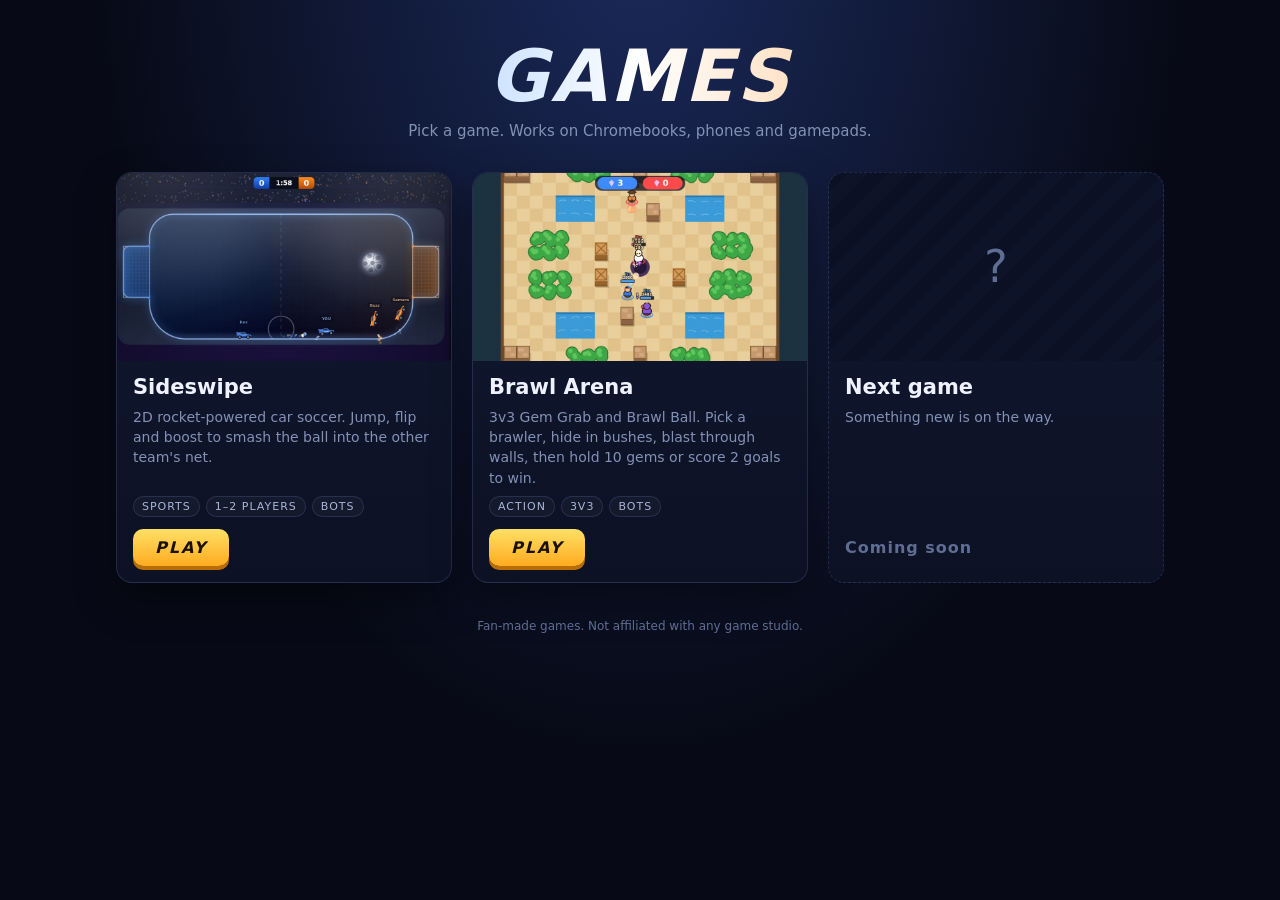
<file: index.html>
<!DOCTYPE html>
<html lang="en">
<head>
<meta charset="UTF-8">
<meta name="viewport" content="width=device-width, initial-scale=1.0, viewport-fit=cover">
<meta name="theme-color" content="#070a16">
<title>Game Library</title>
<link rel="icon" href="data:image/svg+xml,<svg xmlns='http://www.w3.org/2000/svg' viewBox='0 0 100 100'><text y='.9em' font-size='90'>🎮</text></svg>">
<style>
  :root {
    --bg: #070a16;
    --panel: #111830;
    --panel-2: #0c1124;
    --line: rgba(140, 170, 255, 0.16);
    --text: #eef2ff;
    --muted: #8391b5;
    --dim: #5f6d93;
    --accent: #ffc53d;
  }
  * { box-sizing: border-box; }
  html, body { margin: 0; }
  body {
    min-height: 100vh;
    background: radial-gradient(ellipse at 50% -10%, #1b2a5c 0%, var(--bg) 60%) fixed, var(--bg);
    color: var(--text);
    font-family: "Segoe UI", system-ui, -apple-system, Roboto, sans-serif;
    -webkit-tap-highlight-color: transparent;
  }
  .wrap { width: min(1080px, 100%); margin: 0 auto; padding: 40px 16px 32px; }

  header { text-align: center; margin-bottom: 32px; }
  header h1 {
    margin: 0;
    font-size: clamp(40px, 9vw, 72px);
    font-weight: 900;
    font-style: italic;
    letter-spacing: 3px;
    line-height: 1;
    background: linear-gradient(90deg, #4f9bff, #ffffff 50%, #ff9a3c);
    -webkit-background-clip: text;
    background-clip: text;
    color: transparent;
  }
  header p { margin: 10px 0 0; color: var(--muted); font-size: 15px; }

  .grid {
    display: grid;
    grid-template-columns: repeat(auto-fill, minmax(280px, 1fr));
    gap: 20px;
  }

  .game {
    display: flex;
    flex-direction: column;
    border-radius: 16px;
    overflow: hidden;
    background: linear-gradient(180deg, var(--panel), var(--panel-2));
    border: 1px solid var(--line);
    color: inherit;
    text-decoration: none;
    box-shadow: 0 16px 40px rgba(0, 0, 0, 0.4);
    transition: transform 0.15s, border-color 0.15s, box-shadow 0.15s;
  }
  a.game:hover, a.game:focus-visible {
    transform: translateY(-3px);
    border-color: rgba(140, 170, 255, 0.45);
    box-shadow: 0 22px 50px rgba(0, 0, 0, 0.5), 0 0 0 1px rgba(111, 168, 255, 0.25);
    outline: none;
  }
  .thumb { aspect-ratio: 16 / 9; background: #0a0f22 center / cover no-repeat; }
  .info { padding: 14px 16px 16px; display: flex; flex-direction: column; gap: 8px; flex: 1; }
  .info h2 { margin: 0; font-size: 21px; font-weight: 800; }
  .info p { margin: 0; color: var(--muted); font-size: 14px; line-height: 1.45; flex: 1; }
  .tags { display: flex; flex-wrap: wrap; gap: 6px; }
  .tags span {
    font-size: 11px;
    letter-spacing: 1px;
    text-transform: uppercase;
    color: #aab6d8;
    padding: 3px 8px;
    border-radius: 999px;
    border: 1px solid var(--line);
    background: rgba(255, 255, 255, 0.03);
  }
  .play {
    align-self: flex-start;
    margin-top: 4px;
    padding: 9px 22px;
    border-radius: 10px;
    font-weight: 900;
    font-style: italic;
    letter-spacing: 2px;
    color: #1a1000;
    background: linear-gradient(180deg, #ffe066, #ffab1f);
    box-shadow: 0 4px 0 #b86d06;
  }

  .soon { border-style: dashed; box-shadow: none; }
  .soon .thumb {
    display: grid;
    place-items: center;
    font-size: 44px;
    color: var(--dim);
    background: repeating-linear-gradient(135deg, #0b1024 0 14px, #0d1329 14px 28px);
  }
  .soon .play { background: none; color: var(--dim); box-shadow: none; padding-left: 0; font-style: normal; letter-spacing: 1px; font-weight: 700; }

  footer { margin-top: 36px; text-align: center; color: var(--dim); font-size: 12px; }
</style>
</head>
<body>
<div class="wrap">
  <header>
    <h1>GAMES</h1>
    <p>Pick a game. Works on Chromebooks, phones and gamepads.</p>
  </header>

  <main class="grid">
    <!-- To add a game: put it in its own folder and copy one of these cards. -->
    <a class="game" href="rocket-league/index.html?v=3">
      <div class="thumb" style="background-image: url('rocket-league/thumb.jpg')"></div>
      <div class="info">
        <h2>Sideswipe</h2>
        <p>2D rocket-powered car soccer. Jump, flip and boost to smash the ball into the other team's net.</p>
        <div class="tags"><span>Sports</span><span>1–2 players</span><span>Bots</span></div>
        <span class="play">PLAY</span>
      </div>
    </a>

    <a class="game" href="brawl-arena/index.html?v=4">
      <div class="thumb" style="background-image: url('brawl-arena/thumb.jpg')"></div>
      <div class="info">
        <h2>Brawl Arena</h2>
        <p>3v3 Gem Grab and Brawl Ball. Pick a brawler, hide in bushes, blast through walls, then hold 10 gems or score 2 goals to win.</p>
        <div class="tags"><span>Action</span><span>3v3</span><span>Bots</span></div>
        <span class="play">PLAY</span>
      </div>
    </a>

    <div class="game soon">
      <div class="thumb">?</div>
      <div class="info">
        <h2>Next game</h2>
        <p>Something new is on the way.</p>
        <span class="play">Coming soon</span>
      </div>
    </div>
  </main>

  <footer>Fan-made games. Not affiliated with any game studio.</footer>
</div>
</body>
</html>
</file>
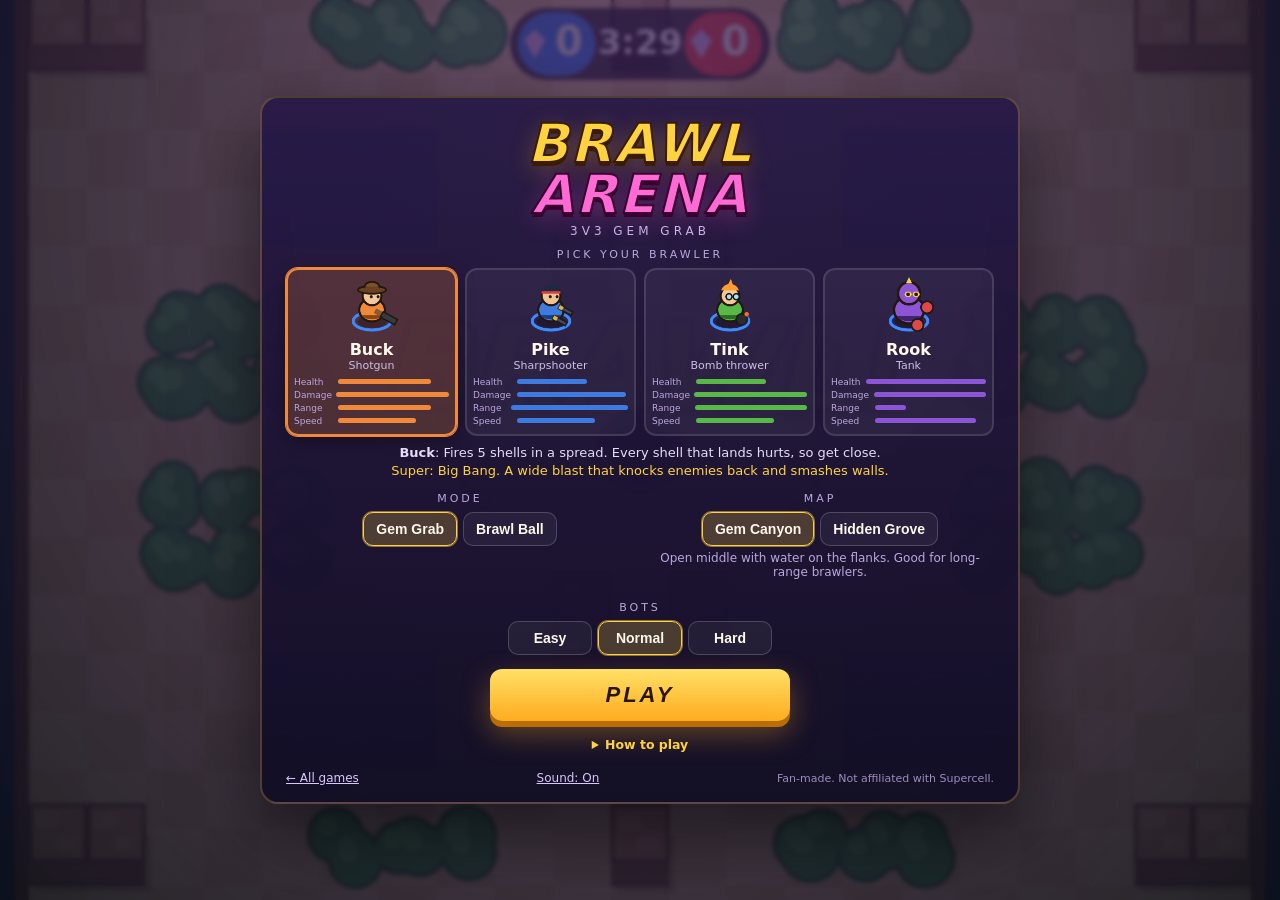
<file: brawl-arena/index.html>
<!DOCTYPE html>
<html lang="en">
<head>
<meta charset="UTF-8">
<meta name="viewport" content="width=device-width, initial-scale=1.0, maximum-scale=1.0, user-scalable=no, viewport-fit=cover">
<meta name="theme-color" content="#1d3240">
<meta name="mobile-web-app-capable" content="yes">
<meta name="apple-mobile-web-app-capable" content="yes">
<title>Brawl Arena</title>
<link rel="stylesheet" href="style.css?v=4">
</head>
<body>
<canvas id="game"></canvas>

<div id="menu" class="screen">
  <div class="card">
    <div class="logo">
      <span class="t1">BRAWL</span><span class="t2">ARENA</span>
      <span class="sub" id="modeSub">3v3 Gem Grab</span>
    </div>

    <div class="label">Pick your brawler</div>
    <div id="brawlers" class="brawlers"></div>
    <div id="bdesc" class="bdesc"></div>

    <div class="row">
      <div class="section">
        <div class="label">Mode</div>
        <div class="chips" data-group="mode"></div>
      </div>
      <div class="section">
        <div class="label">Map</div>
        <div class="chips" data-group="map"></div>
        <div id="mapBlurb" class="blurb"></div>
      </div>
      <div class="section">
        <div class="label">Bots</div>
        <div class="chips" data-group="level"></div>
      </div>
    </div>

    <button id="play" class="play">PLAY</button>

    <details class="howto">
      <summary>How to play</summary>
      <div class="cols">
        <div data-mode="gem">
          <h4>Gem Grab</h4>
          <p>Gems pop out of the mine in the middle every 7 seconds. Walk over them to pick them up.</p>
          <p>When your team holds <b>10 gems</b> (and more than the enemy), a <b>15 second</b> countdown starts. Survive it to win. If both teams are level on 10+, the countdown pauses.</p>
          <p>Matches last <b>3:30</b>. If time runs out, the team with more gems wins.</p>
          <p>If you're defeated you drop every gem you carry, so the carrier should play safe.</p>
        </div>
        <div data-mode="ball" hidden>
          <h4>Brawl Ball</h4>
          <p>Walk over the ball to pick it up (you get a short burst of speed). While you carry it, <b>attack kicks it</b> (uses one ammo) and a charged <b>Super kicks it harder and further</b>. Kick toward a teammate to pass. You can't shoot while you hold the ball.</p>
          <p>Kick or carry it into the enemy goal. <b>First to 2 goals wins</b>, or the most goals after <b>2:30</b>. There are no own goals. After a goal everyone goes back to their spawn for a new kickoff.</p>
          <p>Getting defeated or knocked back makes you drop the ball. Tied at the buzzer? <b>1 minute of overtime</b>: every wall and bush is destroyed and the next goal wins. Still tied: draw.</p>
        </div>
        <div>
          <h4>Keyboard &amp; mouse</h4>
          <p><kbd>W</kbd><kbd>A</kbd><kbd>S</kbd><kbd>D</kbd> or arrows: move</p>
          <p>Mouse: aim · <b>Left click</b>: attack</p>
          <p><b>Right click</b> or <kbd>E</kbd>: super (when the yellow dial is full)</p>
          <p><kbd>Space</kbd>: quick-fire at the nearest enemy · <kbd>Q</kbd>: quick super</p>
          <p><kbd>Esc</kbd> pause · <kbd>M</kbd> mute</p>
        </div>
        <div>
          <h4>Touch &amp; gamepad</h4>
          <p>Left thumb moves. Drag the red button to aim and let go to attack, or tap it to quick-fire. The yellow button is your super.</p>
          <p>Gamepad: left stick moves, right stick aims, RT attack, LT super, A/B quick-fire.</p>
          <h4>Tips</h4>
          <p>You have 3 ammo that reload over time. Hitting enemies charges your super. Stay out of fights for 3 seconds to heal.</p>
          <p>Bushes hide you from enemies unless they get close or you attack.</p>
        </div>
      </div>
    </details>

    <div class="foot">
      <a class="link" href="../index.html">← All games</a>
      <button id="mute" class="link">Sound: On</button>
      <span>Fan-made. Not affiliated with Supercell.</span>
    </div>
  </div>
</div>

<div id="pause" class="screen hidden">
  <div class="card small">
    <h2>PAUSED</h2>
    <button id="resume" class="play">RESUME</button>
    <button id="restart" class="secondary">Restart match</button>
    <button id="quit" class="secondary">Main menu</button>
  </div>
</div>

<div id="over" class="screen hidden">
  <div class="card">
    <h2 id="overTitle">VICTORY!</h2>
    <div id="overScore" class="final"></div>
    <div class="tablewrap"><table id="overStats" class="stats"></table></div>
    <button id="again" class="play">PLAY AGAIN</button>
    <button id="overMenu" class="secondary">Main menu</button>
  </div>
</div>

<div id="rotate" class="rotate"><div>↻</div>Turn your phone sideways to play</div>

<script src="js/maps.js?v=4"></script>
<script src="js/brawlers.js?v=4"></script>
<script src="js/world.js?v=4"></script>
<script src="js/ai.js?v=4"></script>
<script src="js/input.js?v=4"></script>
<script src="js/audio.js?v=4"></script>
<script src="js/render.js?v=4"></script>
<script src="js/main.js?v=4"></script>
</body>
</html>
</file>
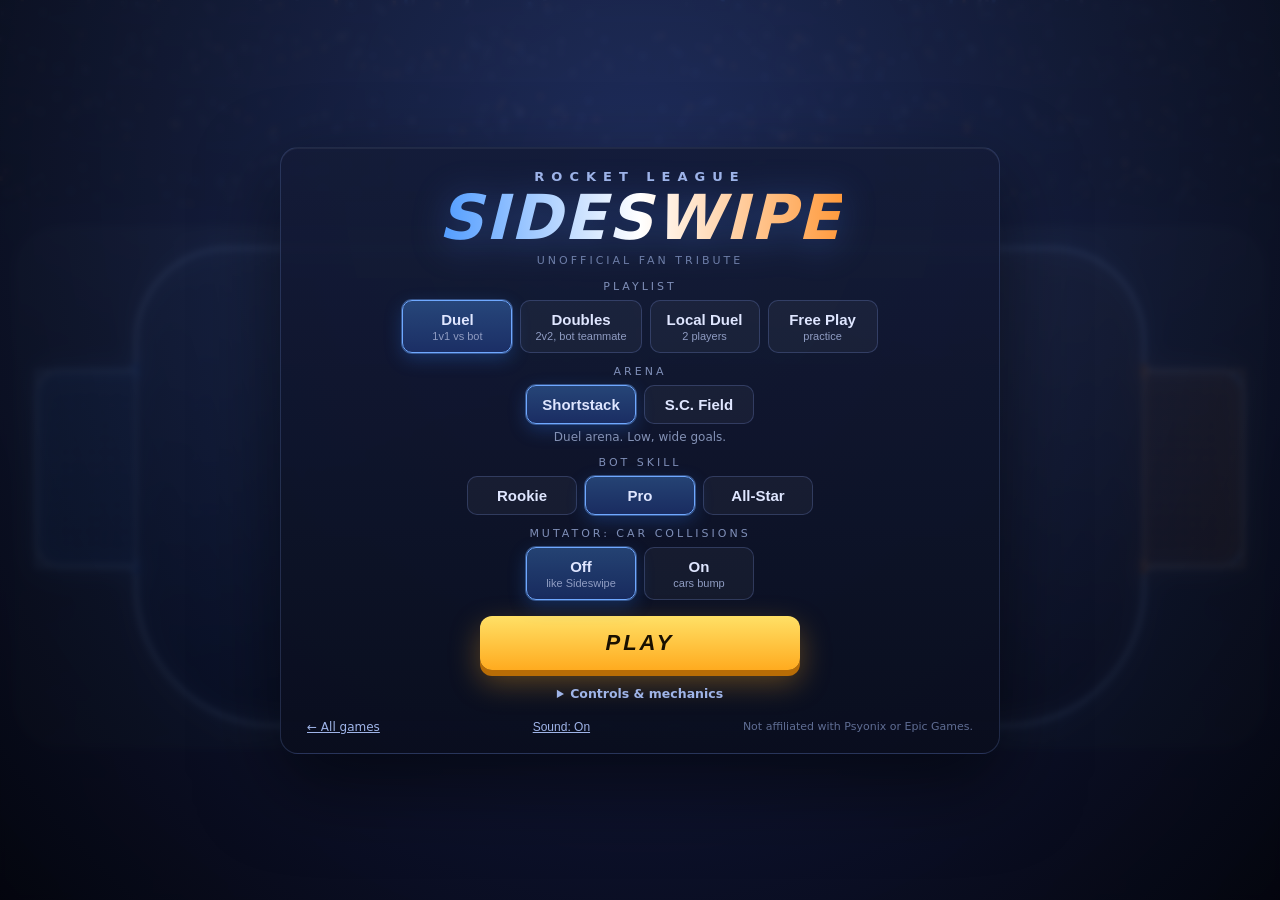
<file: rocket-league/index.html>
<!DOCTYPE html>
<html lang="en">
<head>
<meta charset="UTF-8">
<meta name="viewport" content="width=device-width, initial-scale=1.0, maximum-scale=1.0, user-scalable=no, viewport-fit=cover">
<meta name="theme-color" content="#0b1330">
<meta name="apple-mobile-web-app-capable" content="yes">
<meta name="mobile-web-app-capable" content="yes">
<title>Sideswipe — fan tribute</title>
<link rel="stylesheet" href="style.css?v=3">
</head>
<body>
<canvas id="game"></canvas>

<div id="banner" class="banner"><div class="big"></div><div class="sub"></div></div>
<div id="toast" class="toast"></div>

<div id="menu" class="screen">
  <div class="card">
    <div class="logo">
      <span class="rl">ROCKET LEAGUE</span>
      <span class="ss">SIDESWIPE</span>
      <span class="fan">unofficial fan tribute</span>
    </div>

    <div class="section">
      <div class="label">Playlist</div>
      <div class="chips" data-group="mode">
        <button data-value="duel">Duel<small>1v1 vs bot</small></button>
        <button data-value="doubles">Doubles<small>2v2, bot teammate</small></button>
        <button data-value="local">Local Duel<small>2 players</small></button>
        <button data-value="freeplay">Free Play<small>practice</small></button>
      </div>
    </div>

    <div class="section">
      <div class="label">Arena</div>
      <div class="chips" data-group="arenaId">
        <button data-value="shortstack">Shortstack</button>
        <button data-value="scfield">S.C. Field</button>
      </div>
      <div class="blurb" id="arenaBlurb"></div>
    </div>

    <div class="section" id="levelSection">
      <div class="label">Bot skill</div>
      <div class="chips" data-group="level">
        <button data-value="rookie">Rookie</button>
        <button data-value="pro">Pro</button>
        <button data-value="allstar">All-Star</button>
      </div>
    </div>

    <div class="section">
      <div class="label">Mutator: car collisions</div>
      <div class="chips" data-group="collisions">
        <button data-value="off">Off<small>like Sideswipe</small></button>
        <button data-value="on">On<small>cars bump</small></button>
      </div>
    </div>

    <button id="play" class="play">PLAY</button>

    <details class="howto">
      <summary>Controls &amp; mechanics</summary>
      <div class="cols">
        <div>
          <h4>Keyboard</h4>
          <p><kbd>A</kbd><kbd>D</kbd> / <kbd>←</kbd><kbd>→</kbd> drive; push the other way to brake and turn around (hold to ride up walls; you'll drop off the ceiling)</p>
          <p>In the air: <kbd>S</kbd>/<kbd>↓</kbd> tilts the nose up, <kbd>W</kbd>/<kbd>↑</kbd> tilts it down, <kbd>A</kbd><kbd>D</kbd> point it left/right</p>
          <p><kbd>Space</kbd> jump (hold for height), tap again to double jump</p>
          <p>Direction + <kbd>Space</kbd> in the air: flip that way (any direction)</p>
          <p><kbd>Shift</kbd> boost</p>
          <p><kbd>Q</kbd><kbd>E</kbd> or double-tap &amp; hold <kbd>A</kbd>/<kbd>D</kbd>: air roll</p>
          <p><kbd>Esc</kbd> pause · <kbd>M</kbd> mute · <kbd>R</kbd> reset ball (Free Play)</p>
        </div>
        <div>
          <h4>Local Duel</h4>
          <p>P1: <kbd>WASD</kbd> · <kbd>Space</kbd> jump · <kbd>L-Shift</kbd> boost · <kbd>Q</kbd><kbd>E</kbd> roll</p>
          <p>P2: arrows · <kbd>Enter</kbd> or <kbd>.</kbd> jump · <kbd>R-Shift</kbd> or <kbd>/</kbd> boost</p>
          <h4>Touch</h4>
          <p>Left thumb: stick. Right: Jump and Boost. Double-tap and hold the stick to air roll.</p>
          <h4>Gamepad</h4>
          <p>Stick drives; in the air pull back for nose up · A jump · B or RT boost · LB/X air roll · Start pause</p>
        </div>
        <div>
          <h4>Tips</h4>
          <p>Boost refills while your wheels touch any surface or the ball. There are no boost pads.</p>
          <p>Touch the ball with your wheels in mid-air to get your flip back (flip reset).</p>
          <p>Roll one way and flip the other to stall in the air.</p>
          <p>Shots: flip into the ball nose-first for a <b style="color:#ff5c5c">red</b> power shot, double jump with no direction and hit it with your wheels for a <b style="color:#c07cff">purple</b> shot, or flip away and hit it with your tail for a <b style="color:#ffc53d">gold</b> shot, the strongest. Flip into the ball with a flip you got back from a flip reset for a <b style="color:#fff">white</b> shot.</p>
          <p>The clock starts on the first touch. At 0:00 the game ends when the ball lands.</p>
        </div>
      </div>
    </details>

    <div class="foot">
      <a class="link" href="../index.html">← All games</a>
      <button id="mute" class="link">Sound: On</button>
      <span>Not affiliated with Psyonix or Epic Games.</span>
    </div>
  </div>
</div>

<div id="pause" class="screen hidden">
  <div class="card small">
    <h2>PAUSED</h2>
    <button id="resume" class="play">RESUME</button>
    <button id="restart" class="secondary">Restart match</button>
    <button id="quit" class="secondary">Main menu</button>
  </div>
</div>

<div id="over" class="screen hidden">
  <div class="card">
    <h2 id="overTitle">VICTORY</h2>
    <div id="overScore" class="final"></div>
    <table id="overStats" class="stats"></table>
    <button id="rematch" class="play">REMATCH</button>
    <button id="overMenu" class="secondary">Main menu</button>
  </div>
</div>

<div id="rotate" class="rotate"><div>↻</div>Turn your phone sideways to play</div>

<script src="js/arena.js?v=3"></script>
<script src="js/input.js?v=3"></script>
<script src="js/audio.js?v=3"></script>
<script src="js/physics.js?v=3"></script>
<script src="js/ai.js?v=3"></script>
<script src="js/render.js?v=3"></script>
<script src="js/main.js?v=3"></script>
</body>
</html>
</file>
<file: brawl-arena/style.css>
* { box-sizing: border-box; }

html, body {
  margin: 0;
  height: 100%;
  overflow: hidden;
  background: #1d3240;
  color: #fff7ea;
  font-family: system-ui, "Segoe UI", Roboto, sans-serif;
  -webkit-user-select: none;
  user-select: none;
  -webkit-tap-highlight-color: transparent;
  touch-action: none;
  overscroll-behavior: none;
}

canvas#game { position: fixed; inset: 0; display: block; }

.screen {
  position: fixed;
  inset: 0;
  display: flex;
  align-items: center;
  justify-content: center;
  padding: 16px;
  background: radial-gradient(ellipse at 50% 20%, rgba(60, 30, 90, 0.7), rgba(10, 12, 25, 0.88));
  backdrop-filter: blur(2px);
  z-index: 20;
  overflow-y: auto;
  touch-action: auto;
}
.screen.hidden { display: none; }
[hidden] { display: none !important; }

.card {
  width: min(760px, 100%);
  max-height: 100%;
  overflow-y: auto;
  padding: 20px 24px 16px;
  border-radius: 18px;
  background: linear-gradient(180deg, rgba(40, 26, 70, 0.95), rgba(18, 14, 36, 0.96));
  border: 2px solid rgba(255, 200, 80, 0.25);
  box-shadow: 0 30px 80px rgba(0, 0, 0, 0.55);
  text-align: center;
}
.card.small { width: min(360px, 100%); }

.logo { display: flex; flex-direction: column; align-items: center; line-height: 0.95; margin-bottom: 10px; }
.logo .t1, .logo .t2 {
  font-size: clamp(34px, 7vw, 54px);
  font-weight: 900;
  font-style: italic;
  letter-spacing: 2px;
  color: #ffd23f;
  -webkit-text-stroke: 2px #3a1d00;
  text-shadow: 0 4px 0 #3a1d00, 0 8px 24px rgba(255, 170, 30, 0.35);
}
.logo .t2 { color: #ff6ad5; -webkit-text-stroke-color: #3a0030; text-shadow: 0 4px 0 #3a0030, 0 8px 24px rgba(255, 80, 200, 0.3); }
.logo .sub { margin-top: 6px; font-size: 12px; letter-spacing: 4px; text-transform: uppercase; color: #c7b3e8; }

.label { font-size: 11px; letter-spacing: 3px; text-transform: uppercase; color: #bba7dd; margin: 10px 0 7px; }

.brawlers { display: grid; grid-template-columns: repeat(4, 1fr); gap: 8px; }
.bcard {
  cursor: pointer;
  display: flex;
  flex-direction: column;
  align-items: center;
  padding: 6px 6px 8px;
  border-radius: 12px;
  border: 2px solid rgba(255, 255, 255, 0.12);
  background: rgba(255, 255, 255, 0.05);
  color: #fff7ea;
  font: inherit;
  transition: transform 0.1s, border-color 0.15s, background 0.15s;
}
.bcard canvas { width: 64px; height: 64px; }
.bcard b { font-size: 16px; font-weight: 900; }
.bcard small { font-size: 11px; color: #cdbfe6; margin-bottom: 5px; }
.bcard:hover { background: rgba(255, 255, 255, 0.09); }
.bcard.on {
  border-color: var(--c);
  background: color-mix(in srgb, var(--c) 22%, transparent);
  box-shadow: 0 0 0 1px var(--c), 0 6px 18px rgba(0, 0, 0, 0.35);
}
.bcard:active { transform: scale(0.97); }
.bars { width: 100%; display: flex; flex-direction: column; gap: 3px; }
.bars span { display: flex; align-items: center; gap: 4px; font-size: 9px; color: #bba7dd; }
.bars i { font-style: normal; width: 40px; text-align: left; }
.bars em { display: block; height: 5px; border-radius: 3px; background: var(--c); }

.bdesc { margin: 8px auto 2px; max-width: 560px; font-size: 13px; color: #e6dcf7; line-height: 1.4; min-height: 36px; }
.bdesc .super { color: #ffd23f; }

.row { display: flex; gap: 12px; justify-content: center; flex-wrap: wrap; }
.row .section { flex: 1 1 240px; }

.chips { display: flex; flex-wrap: wrap; gap: 6px; justify-content: center; }
.chips button {
  cursor: pointer;
  min-width: 84px;
  padding: 8px 12px;
  border-radius: 10px;
  border: 1px solid rgba(255, 255, 255, 0.18);
  background: rgba(255, 255, 255, 0.05);
  color: #fff7ea;
  font-weight: 800;
  font-size: 14px;
}
.chips button.on { background: rgba(255, 210, 63, 0.22); border-color: #ffd23f; box-shadow: 0 0 0 1px rgba(255, 210, 63, 0.5); }
.blurb { font-size: 12px; color: #bba7dd; margin-top: 5px; }

button.play {
  cursor: pointer;
  display: block;
  width: min(300px, 100%);
  margin: 14px auto 6px;
  padding: 13px;
  border: none;
  border-radius: 12px;
  font-size: 22px;
  font-weight: 900;
  font-style: italic;
  letter-spacing: 3px;
  color: #2a1600;
  background: linear-gradient(180deg, #ffe066, #ffab1f);
  box-shadow: 0 6px 0 #b86d06, 0 12px 30px rgba(255, 170, 30, 0.35);
}
button.play:active { transform: translateY(3px); box-shadow: 0 3px 0 #b86d06; }
button.secondary {
  cursor: pointer;
  display: block;
  width: min(300px, 100%);
  margin: 8px auto 0;
  padding: 10px;
  border-radius: 10px;
  border: 1px solid rgba(255, 255, 255, 0.2);
  background: rgba(255, 255, 255, 0.06);
  color: #fff7ea;
  font-weight: 700;
  font-size: 15px;
}

.link, button.link { cursor: pointer; background: none; border: none; color: #d9c6ff; font-size: 12px; text-decoration: underline; font-family: inherit; }

.howto { margin-top: 10px; text-align: left; font-size: 12.5px; color: #d9cdef; }
.howto summary { cursor: pointer; text-align: center; color: #ffd23f; font-weight: 800; padding: 6px; }
.howto .cols { display: grid; grid-template-columns: repeat(auto-fit, minmax(200px, 1fr)); gap: 14px; margin-top: 6px; }
.howto h4 { margin: 8px 0 4px; font-size: 12px; letter-spacing: 2px; text-transform: uppercase; color: #fff; }
.howto p { margin: 4px 0; line-height: 1.45; }
kbd {
  display: inline-block; min-width: 18px; padding: 1px 5px; margin: 0 1px; border-radius: 4px;
  border: 1px solid #5a4680; border-bottom-width: 2px; background: #2a1d45; color: #fff;
  font-size: 11px; font-family: inherit; text-align: center;
}

.foot { margin-top: 12px; display: flex; justify-content: space-between; align-items: center; gap: 10px; flex-wrap: wrap; font-size: 11px; color: #9d8cc0; }

h2 { margin: 2px 0 8px; font-size: 38px; font-weight: 900; font-style: italic; letter-spacing: 2px; }
h2.win { color: #ffd23f; text-shadow: 0 0 24px rgba(255, 200, 40, 0.6); }
h2.lose { color: #ff6b6b; text-shadow: 0 0 24px rgba(255, 60, 60, 0.5); }
.final { font-size: 40px; font-weight: 900; margin-bottom: 10px; }
.final small { font-size: 14px; color: #bba7dd; vertical-align: middle; }
.final .b { color: #6fb0ff; }
.final .r { color: #ff7575; }
.tablewrap { overflow-x: auto; }
.stats { margin: 0 auto 6px; border-collapse: collapse; font-size: 14px; min-width: 100%; }
.stats th { font-size: 10px; letter-spacing: 2px; text-transform: uppercase; color: #bba7dd; padding: 4px 8px; }
.stats td { padding: 5px 8px; border-top: 1px solid rgba(255, 255, 255, 0.08); }
.stats tr.t0 td:first-child { color: #6fb0ff; font-weight: 800; }
.stats tr.t1 td:first-child { color: #ff7575; font-weight: 800; }
.stats tr.me td { background: rgba(95, 227, 95, 0.12); }

.rotate {
  display: none;
  position: fixed; inset: 0; z-index: 50;
  background: #1d3240;
  color: #fff; font-size: 18px; font-weight: 700;
  align-items: center; justify-content: center; flex-direction: column; gap: 12px; text-align: center; padding: 16px;
}
.rotate div { font-size: 54px; }
@media (orientation: portrait) and (pointer: coarse) { .rotate { display: flex; } }

@media (max-width: 560px), (max-height: 480px) {
  .card { padding: 14px 14px 12px; }
  .brawlers { grid-template-columns: repeat(4, minmax(0, 1fr)); gap: 5px; }
  .bcard canvas { width: 44px; height: 44px; }
  .bars { display: none; }
  .logo .t1, .logo .t2 { font-size: 30px; }
}

@media (max-height: 480px) {
  .screen { padding: 8px; }
  .card { padding: 10px 14px 10px; }
  .logo { flex-direction: row; justify-content: center; gap: 10px; margin-bottom: 2px; }
  .logo .t1, .logo .t2 { font-size: 26px; -webkit-text-stroke-width: 1px; text-shadow: 0 3px 0 #3a1d00; }
  .logo .sub { display: none; }
  .label { margin: 4px 0 4px; }
  .bcard { flex-direction: row; gap: 6px; padding: 4px 6px; justify-content: center; }
  .bcard canvas { width: 36px; height: 36px; }
  .bcard small { display: none; }
  .bdesc { font-size: 11.5px; margin: 5px auto 0; min-height: 0; }
  .chips button { padding: 6px 10px; font-size: 13px; min-width: 70px; }
  .blurb { display: none; }
  button.play { margin: 8px auto 4px; padding: 9px; font-size: 19px; }
  .foot { margin-top: 6px; }
  h2 { font-size: 28px; margin-bottom: 4px; }
  .final { font-size: 28px; margin-bottom: 4px; }
  .stats { font-size: 12px; }
  .stats td { padding: 3px 6px; }
}
</file>
<file: rocket-league/style.css>
* { box-sizing: border-box; }

html, body {
  margin: 0;
  height: 100%;
  overflow: hidden;
  background: #05070f;
  color: #eef2ff;
  font-family: "Segoe UI", system-ui, -apple-system, Roboto, sans-serif;
  -webkit-user-select: none;
  user-select: none;
  -webkit-tap-highlight-color: transparent;
  touch-action: none;
  overscroll-behavior: none;
}

canvas#game {
  position: fixed;
  inset: 0;
  display: block;
}

/* ------------------------------------------------------------ screens */
.screen {
  position: fixed;
  inset: 0;
  display: flex;
  align-items: center;
  justify-content: center;
  padding: 16px;
  background: radial-gradient(ellipse at 50% 20%, rgba(28, 44, 96, 0.82), rgba(3, 5, 12, 0.92));
  backdrop-filter: blur(3px);
  z-index: 20;
  overflow-y: auto;
  touch-action: auto;
}
.screen.hidden { display: none; }

.card {
  width: min(720px, 100%);
  max-height: 100%;
  overflow-y: auto;
  padding: 22px 26px 18px;
  border-radius: 18px;
  background: linear-gradient(180deg, rgba(20, 28, 56, 0.92), rgba(10, 14, 30, 0.95));
  border: 1px solid rgba(140, 170, 255, 0.18);
  box-shadow: 0 30px 80px rgba(0, 0, 0, 0.55), inset 0 1px 0 rgba(255, 255, 255, 0.06);
  text-align: center;
}
.card.small { width: min(360px, 100%); }

.logo { display: flex; flex-direction: column; align-items: center; margin-bottom: 14px; line-height: 1; }
.logo .rl {
  font-size: 13px;
  letter-spacing: 7px;
  font-weight: 700;
  color: #9fb4e8;
}
.logo .ss {
  font-size: clamp(38px, 8vw, 62px);
  font-weight: 900;
  font-style: italic;
  letter-spacing: 2px;
  margin: 4px 0 6px;
  background: linear-gradient(90deg, #4f9bff 0%, #ffffff 50%, #ff9a3c 100%);
  -webkit-background-clip: text;
  background-clip: text;
  color: transparent;
  filter: drop-shadow(0 4px 18px rgba(80, 140, 255, 0.35));
}
.logo .fan { font-size: 11px; letter-spacing: 3px; text-transform: uppercase; color: #6f7ea6; }

.section { margin: 12px 0; }
.label {
  font-size: 11px;
  letter-spacing: 3px;
  text-transform: uppercase;
  color: #7f8fb8;
  margin-bottom: 7px;
}
.section.dim { opacity: 0.35; pointer-events: none; }
.blurb { font-size: 12px; color: #8391b5; margin-top: 6px; }

.chips { display: flex; flex-wrap: wrap; gap: 8px; justify-content: center; }
.chips button {
  cursor: pointer;
  min-width: 110px;
  padding: 10px 14px;
  border-radius: 10px;
  border: 1px solid rgba(140, 170, 255, 0.22);
  background: rgba(255, 255, 255, 0.04);
  color: #dfe6ff;
  font-weight: 700;
  font-size: 15px;
  transition: background 0.15s, border-color 0.15s, transform 0.08s;
}
.chips button small { display: block; font-weight: 500; font-size: 11px; color: #8f9cc2; margin-top: 2px; }
.chips button:hover { background: rgba(255, 255, 255, 0.08); }
.chips button.on {
  background: linear-gradient(180deg, rgba(79, 155, 255, 0.35), rgba(47, 90, 200, 0.35));
  border-color: #6fa8ff;
  box-shadow: 0 0 0 1px rgba(111, 168, 255, 0.4), 0 6px 18px rgba(47, 128, 255, 0.25);
}
.chips button:active { transform: scale(0.97); }

button.play {
  cursor: pointer;
  display: block;
  width: min(320px, 100%);
  margin: 16px auto 6px;
  padding: 14px;
  border: none;
  border-radius: 12px;
  font-size: 22px;
  font-weight: 900;
  font-style: italic;
  letter-spacing: 3px;
  color: #1a1000;
  background: linear-gradient(180deg, #ffe066, #ffab1f);
  box-shadow: 0 6px 0 #b86d06, 0 12px 30px rgba(255, 170, 30, 0.35);
  transition: transform 0.08s, box-shadow 0.08s;
}
button.play:active { transform: translateY(4px); box-shadow: 0 2px 0 #b86d06, 0 6px 16px rgba(255, 170, 30, 0.3); }

button.secondary {
  cursor: pointer;
  display: block;
  width: min(320px, 100%);
  margin: 8px auto;
  padding: 10px;
  border-radius: 10px;
  border: 1px solid rgba(140, 170, 255, 0.25);
  background: rgba(255, 255, 255, 0.05);
  color: #dfe6ff;
  font-weight: 700;
  font-size: 15px;
}

button.link, a.link {
  cursor: pointer;
  background: none;
  border: none;
  color: #9fb4e8;
  font-size: 12px;
  text-decoration: underline;
}

.howto { margin-top: 10px; text-align: left; font-size: 12.5px; color: #aab6d8; }
.howto summary { cursor: pointer; text-align: center; color: #9fb4e8; font-weight: 700; padding: 6px; }
.howto .cols { display: grid; grid-template-columns: repeat(auto-fit, minmax(190px, 1fr)); gap: 14px; margin-top: 8px; }
.howto h4 { margin: 8px 0 4px; font-size: 12px; letter-spacing: 2px; text-transform: uppercase; color: #dfe6ff; }
.howto p { margin: 4px 0; line-height: 1.45; }
kbd {
  display: inline-block;
  min-width: 18px;
  padding: 1px 5px;
  margin: 0 1px;
  border-radius: 4px;
  border: 1px solid #3b4a72;
  border-bottom-width: 2px;
  background: #151d36;
  color: #fff;
  font-size: 11px;
  font-family: inherit;
  text-align: center;
}

.foot { margin-top: 12px; display: flex; justify-content: space-between; align-items: center; font-size: 11px; color: #5f6d93; gap: 10px; flex-wrap: wrap; }

h2 { margin: 4px 0 12px; font-size: 34px; font-weight: 900; font-style: italic; letter-spacing: 3px; }
h2.blue { color: #6fa8ff; text-shadow: 0 0 24px rgba(47, 128, 255, 0.6); }
h2.orange { color: #ffa24d; text-shadow: 0 0 24px rgba(255, 138, 31, 0.6); }

.final { font-size: 46px; font-weight: 900; margin-bottom: 12px; }
.final .b { color: #6fa8ff; }
.final .o { color: #ffa24d; }
.final .dash { color: #56638a; margin: 0 14px; }

table.stats { width: 100%; border-collapse: collapse; font-size: 14px; margin-bottom: 6px; }
table.stats th { font-size: 11px; letter-spacing: 2px; text-transform: uppercase; color: #7f8fb8; padding: 6px; font-weight: 700; }
table.stats td { padding: 8px 6px; border-top: 1px solid rgba(255, 255, 255, 0.06); font-weight: 700; }
table.stats td:first-child, table.stats th:first-child { text-align: left; }
table.stats tr.blue td:first-child { border-left: 4px solid #2f80ff; padding-left: 10px; }
table.stats tr.orange td:first-child { border-left: 4px solid #ff8a1f; padding-left: 10px; }

/* ------------------------------------------------------------ in-game overlays */
.banner {
  position: fixed;
  left: 50%;
  top: 42%;
  transform: translate(-50%, -50%) scale(0.6);
  text-align: center;
  pointer-events: none;
  opacity: 0;
  z-index: 10;
  transition: opacity 0.2s;
}
.banner.show { opacity: 1; }
.banner.pop { animation: pop 0.45s cubic-bezier(0.2, 1.6, 0.4, 1) forwards; }
.banner .big {
  font-size: clamp(56px, 14vw, 130px);
  font-weight: 900;
  font-style: italic;
  letter-spacing: 4px;
  line-height: 1;
  color: #fff;
  text-shadow: 0 0 30px rgba(255, 255, 255, 0.5), 0 6px 0 rgba(0, 0, 0, 0.35);
}
.banner.blue .big { color: #8fc0ff; text-shadow: 0 0 40px rgba(47, 128, 255, 0.9), 0 6px 0 rgba(0, 0, 0, 0.35); }
.banner.orange .big { color: #ffc890; text-shadow: 0 0 40px rgba(255, 138, 31, 0.9), 0 6px 0 rgba(0, 0, 0, 0.35); }
.banner .sub {
  margin-top: 8px;
  font-size: clamp(13px, 2.4vw, 20px);
  font-weight: 800;
  letter-spacing: 3px;
  color: #dfe6ff;
  text-shadow: 0 2px 8px rgba(0, 0, 0, 0.6);
}
@keyframes pop {
  from { transform: translate(-50%, -50%) scale(0.6); }
  to { transform: translate(-50%, -50%) scale(1); }
}

.toast {
  position: fixed;
  left: 50%;
  top: 22%;
  transform: translateX(-50%);
  padding: 6px 16px;
  border-radius: 20px;
  font-weight: 900;
  font-style: italic;
  letter-spacing: 2px;
  font-size: 16px;
  opacity: 0;
  pointer-events: none;
  transition: opacity 0.2s;
  z-index: 10;
}
.toast.show { opacity: 1; }
.toast.blue { background: rgba(47, 128, 255, 0.85); }
.toast.orange { background: rgba(255, 138, 31, 0.9); }

.rotate {
  display: none;
  position: fixed;
  inset: 0;
  z-index: 50;
  background: #05070f;
  color: #dfe6ff;
  font-weight: 800;
  font-size: 18px;
  letter-spacing: 1px;
  align-items: center;
  justify-content: center;
  flex-direction: column;
  gap: 12px;
  text-align: center;
  padding: 24px;
}
.rotate div { font-size: 64px; }
@media (orientation: portrait) and (pointer: coarse) {
  .rotate { display: flex; }
}
</file>
